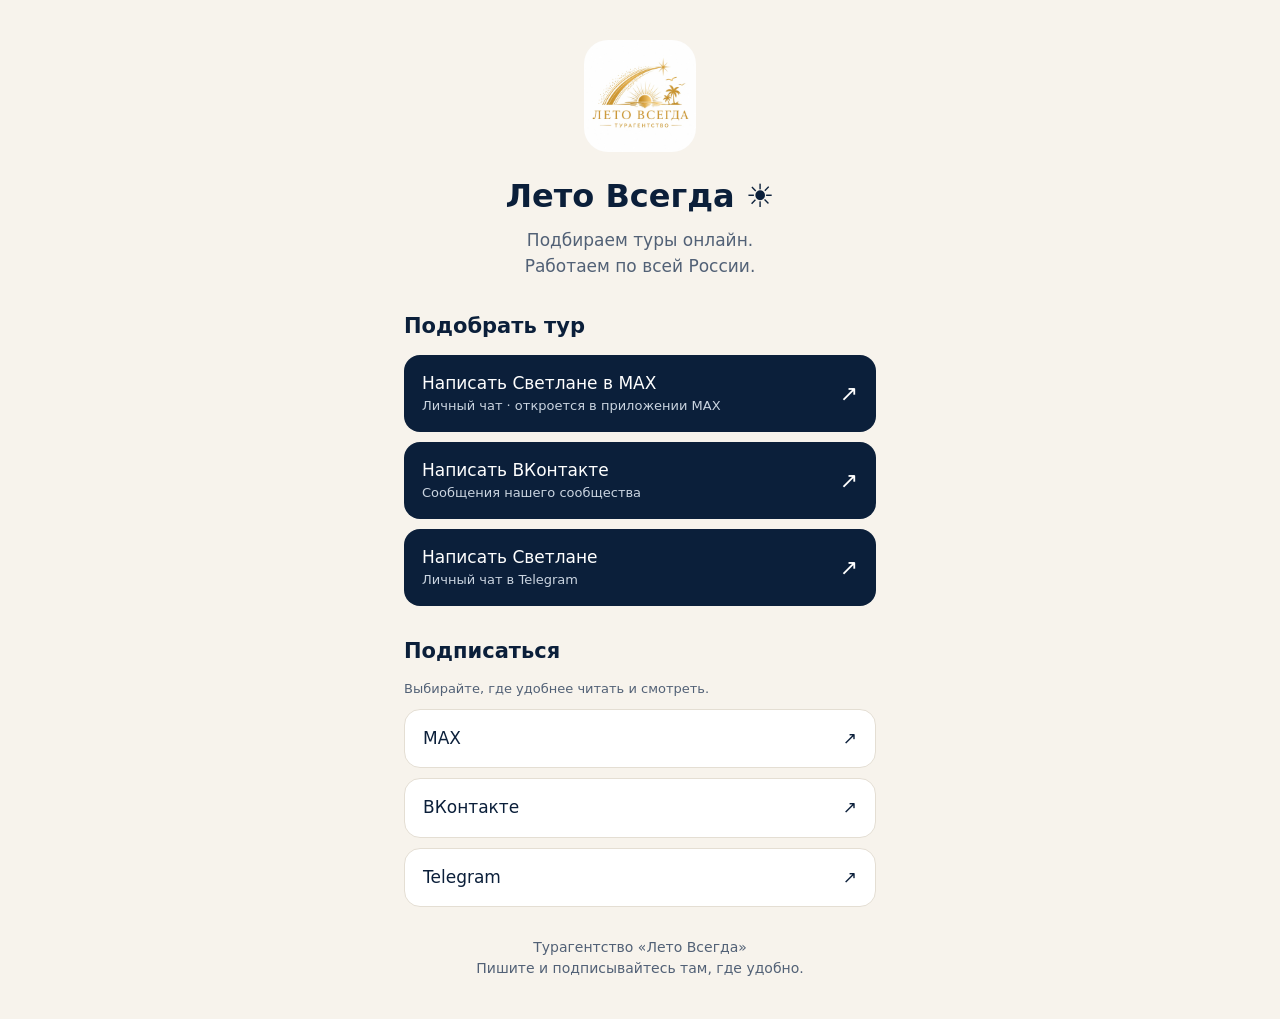
<file: index.html>
<!doctype html><html lang="ru"><meta charset="utf-8"><meta name="viewport" content="width=device-width,initial-scale=1"><meta name="description" content="Лето Всегда — подбор туров онлайн по всей России. Напишите нам и подписывайтесь там, где удобно."><title>Лето Всегда — наши соцсети</title><style>*{box-sizing:border-box}body{margin:0;background:#f7f3ec;color:#0b1f3a;font:17px/1.5 system-ui,sans-serif}main{max-width:520px;margin:auto;padding:40px 24px}img{display:block;width:112px;height:112px;object-fit:contain;margin:auto;border-radius:24px}h1{text-align:center;font-size:32px;margin:20px 0 8px}header p{text-align:center;margin:0 0 32px;color:#526176}h2{font-size:21px;margin:30px 0 12px}a{display:flex;justify-content:space-between;align-items:center;color:inherit;text-decoration:none;background:white;border:1px solid #e4ded3;border-radius:16px;padding:16px 18px;margin:10px 0}a:hover,a:focus-visible{outline:2px solid #d4af37;outline-offset:2px}.contact{background:#0b1f3a;color:white;border:0}small{display:block;font-size:13px;color:#526176}.contact small{color:#cad4e0}.arrow{font-size:22px}footer{text-align:center;color:#526176;font-size:14px;margin:30px 0 0}</style><main><header><img src="social/logo.jpg" alt="Лето Всегда"><h1>Лето Всегда ☀️</h1><p>Подбираем туры онлайн.<br>Работаем по всей России.</p></header><h2>Подобрать тур</h2><a class="contact" href="max://user/57198724"><span>Написать Светлане в MAX<small>Личный чат · откроется в приложении MAX</small></span><span class="arrow" aria-hidden="true">↗</span></a><a class="contact" href="https://vk.me/club239418071"><span>Написать ВКонтакте<small>Сообщения нашего сообщества</small></span><span class="arrow" aria-hidden="true">↗</span></a><a class="contact" href="https://t.me/svetik_kometa"><span>Написать Светлане<small>Личный чат в Telegram</small></span><span class="arrow" aria-hidden="true">↗</span></a><h2>Подписаться</h2><small>Выбирайте, где удобнее читать и смотреть.</small><a href="https://max.ru/channel_LetoVsegda">MAX <span aria-hidden="true">↗</span></a><a href="https://vk.com/club239418071">ВКонтакте <span aria-hidden="true">↗</span></a><a href="https://t.me/Leto4rever">Telegram <span aria-hidden="true">↗</span></a><footer>Турагентство «Лето Всегда»<br>Пишите и подписывайтесь там, где удобно.</footer></main></html>
</file>
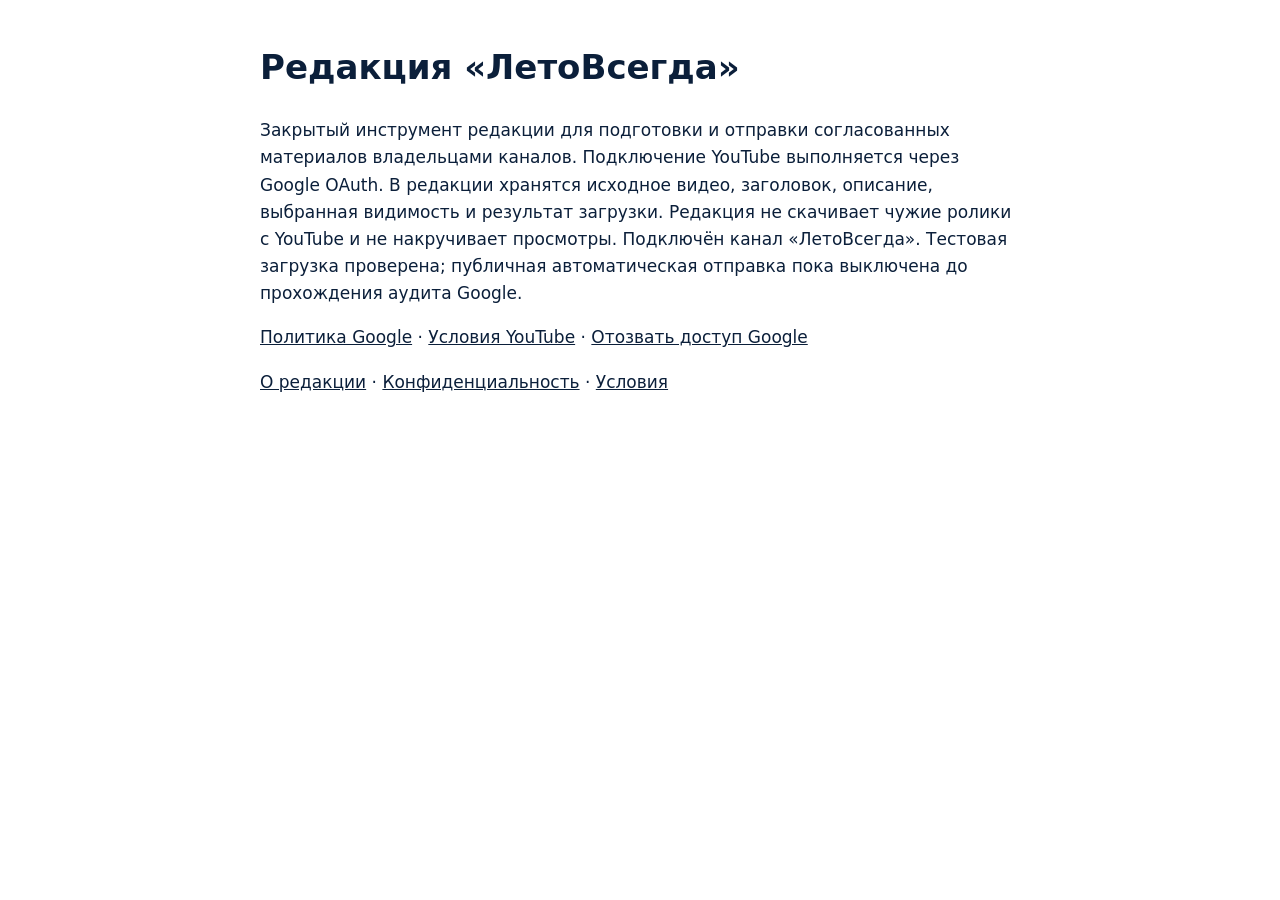
<file: editorial/index.html>
<!doctype html><html lang="ru"><meta charset="utf-8"><meta name="viewport" content="width=device-width,initial-scale=1"><title>Редакция «ЛетоВсегда»</title><style>body{max-width:760px;margin:40px auto;padding:0 20px;font:17px/1.6 system-ui;color:#0b1f3a}a{color:inherit}</style><main><h1>Редакция «ЛетоВсегда»</h1><p>Закрытый инструмент редакции для подготовки и отправки согласованных материалов владельцами каналов. Подключение YouTube выполняется через Google OAuth. В редакции хранятся исходное видео, заголовок, описание, выбранная видимость и результат загрузки. Редакция не скачивает чужие ролики с YouTube и не накручивает просмотры. Подключён канал «ЛетоВсегда». Тестовая загрузка проверена; публичная автоматическая отправка пока выключена до прохождения аудита Google.</p><p><a href="https://policies.google.com/privacy">Политика Google</a> · <a href="https://www.youtube.com/t/terms">Условия YouTube</a> · <a href="https://myaccount.google.com/connections">Отозвать доступ Google</a></p><nav><a href="/editorial/">О редакции</a> · <a href="/editorial/privacy.html">Конфиденциальность</a> · <a href="/editorial/terms.html">Условия</a></nav></main></html>
</file>
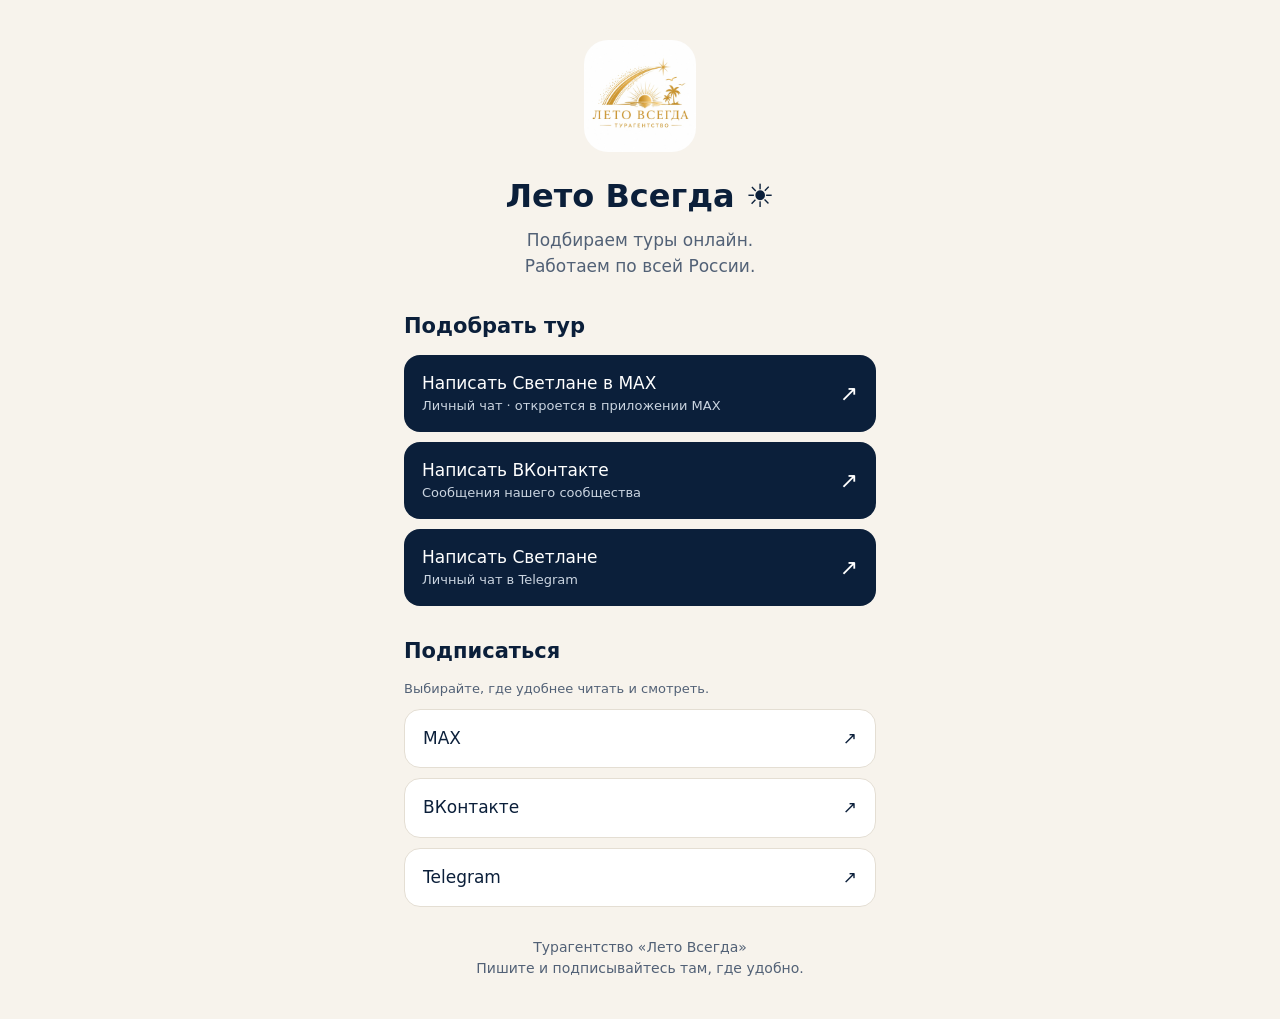
<file: social/index.html>
<!doctype html><html lang="ru"><meta charset="utf-8"><meta name="viewport" content="width=device-width,initial-scale=1"><meta name="description" content="Лето Всегда — подбор туров онлайн по всей России. Напишите нам и подписывайтесь там, где удобно."><title>Лето Всегда — наши соцсети</title><style>*{box-sizing:border-box}body{margin:0;background:#f7f3ec;color:#0b1f3a;font:17px/1.5 system-ui,sans-serif}main{max-width:520px;margin:auto;padding:40px 24px}img{display:block;width:112px;height:112px;object-fit:contain;margin:auto;border-radius:24px}h1{text-align:center;font-size:32px;margin:20px 0 8px}header p{text-align:center;margin:0 0 32px;color:#526176}h2{font-size:21px;margin:30px 0 12px}a{display:flex;justify-content:space-between;align-items:center;color:inherit;text-decoration:none;background:white;border:1px solid #e4ded3;border-radius:16px;padding:16px 18px;margin:10px 0}a:hover,a:focus-visible{outline:2px solid #d4af37;outline-offset:2px}.contact{background:#0b1f3a;color:white;border:0}small{display:block;font-size:13px;color:#526176}.contact small{color:#cad4e0}.arrow{font-size:22px}footer{text-align:center;color:#526176;font-size:14px;margin:30px 0 0}</style><main><header><img src="logo.jpg" alt="Лето Всегда"><h1>Лето Всегда ☀️</h1><p>Подбираем туры онлайн.<br>Работаем по всей России.</p></header><h2>Подобрать тур</h2><a class="contact" href="max://user/57198724"><span>Написать Светлане в MAX<small>Личный чат · откроется в приложении MAX</small></span><span class="arrow" aria-hidden="true">↗</span></a><a class="contact" href="https://vk.me/club239418071"><span>Написать ВКонтакте<small>Сообщения нашего сообщества</small></span><span class="arrow" aria-hidden="true">↗</span></a><a class="contact" href="https://t.me/svetik_kometa"><span>Написать Светлане<small>Личный чат в Telegram</small></span><span class="arrow" aria-hidden="true">↗</span></a><h2>Подписаться</h2><small>Выбирайте, где удобнее читать и смотреть.</small><a href="https://max.ru/channel_LetoVsegda">MAX <span aria-hidden="true">↗</span></a><a href="https://vk.com/club239418071">ВКонтакте <span aria-hidden="true">↗</span></a><a href="https://t.me/Leto4rever">Telegram <span aria-hidden="true">↗</span></a><footer>Турагентство «Лето Всегда»<br>Пишите и подписывайтесь там, где удобно.</footer></main></html>
</file>
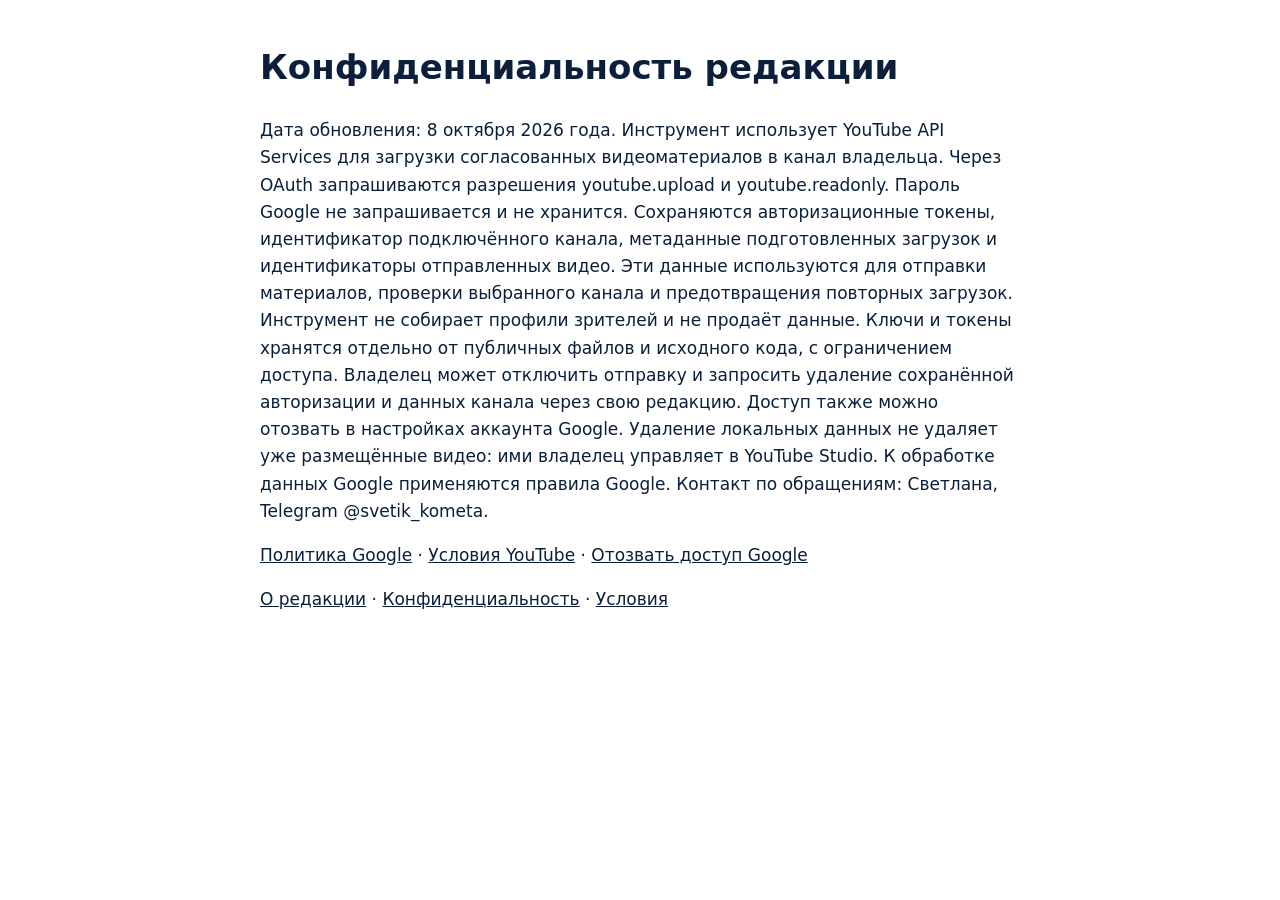
<file: editorial/privacy.html>
<!doctype html><html lang="ru"><meta charset="utf-8"><meta name="viewport" content="width=device-width,initial-scale=1"><title>Конфиденциальность редакции</title><style>body{max-width:760px;margin:40px auto;padding:0 20px;font:17px/1.6 system-ui;color:#0b1f3a}a{color:inherit}</style><main><h1>Конфиденциальность редакции</h1><p>Дата обновления: 8 октября 2026 года. Инструмент использует YouTube API Services для загрузки согласованных видеоматериалов в канал владельца. Через OAuth запрашиваются разрешения youtube.upload и youtube.readonly. Пароль Google не запрашивается и не хранится. Сохраняются авторизационные токены, идентификатор подключённого канала, метаданные подготовленных загрузок и идентификаторы отправленных видео. Эти данные используются для отправки материалов, проверки выбранного канала и предотвращения повторных загрузок. Инструмент не собирает профили зрителей и не продаёт данные. Ключи и токены хранятся отдельно от публичных файлов и исходного кода, с ограничением доступа. Владелец может отключить отправку и запросить удаление сохранённой авторизации и данных канала через свою редакцию. Доступ также можно отозвать в настройках аккаунта Google. Удаление локальных данных не удаляет уже размещённые видео: ими владелец управляет в YouTube Studio. К обработке данных Google применяются правила Google. Контакт по обращениям: Светлана, Telegram @svetik_kometa.</p><p><a href="https://policies.google.com/privacy">Политика Google</a> · <a href="https://www.youtube.com/t/terms">Условия YouTube</a> · <a href="https://myaccount.google.com/connections">Отозвать доступ Google</a></p><nav><a href="/editorial/">О редакции</a> · <a href="/editorial/privacy.html">Конфиденциальность</a> · <a href="/editorial/terms.html">Условия</a></nav></main></html>
</file>
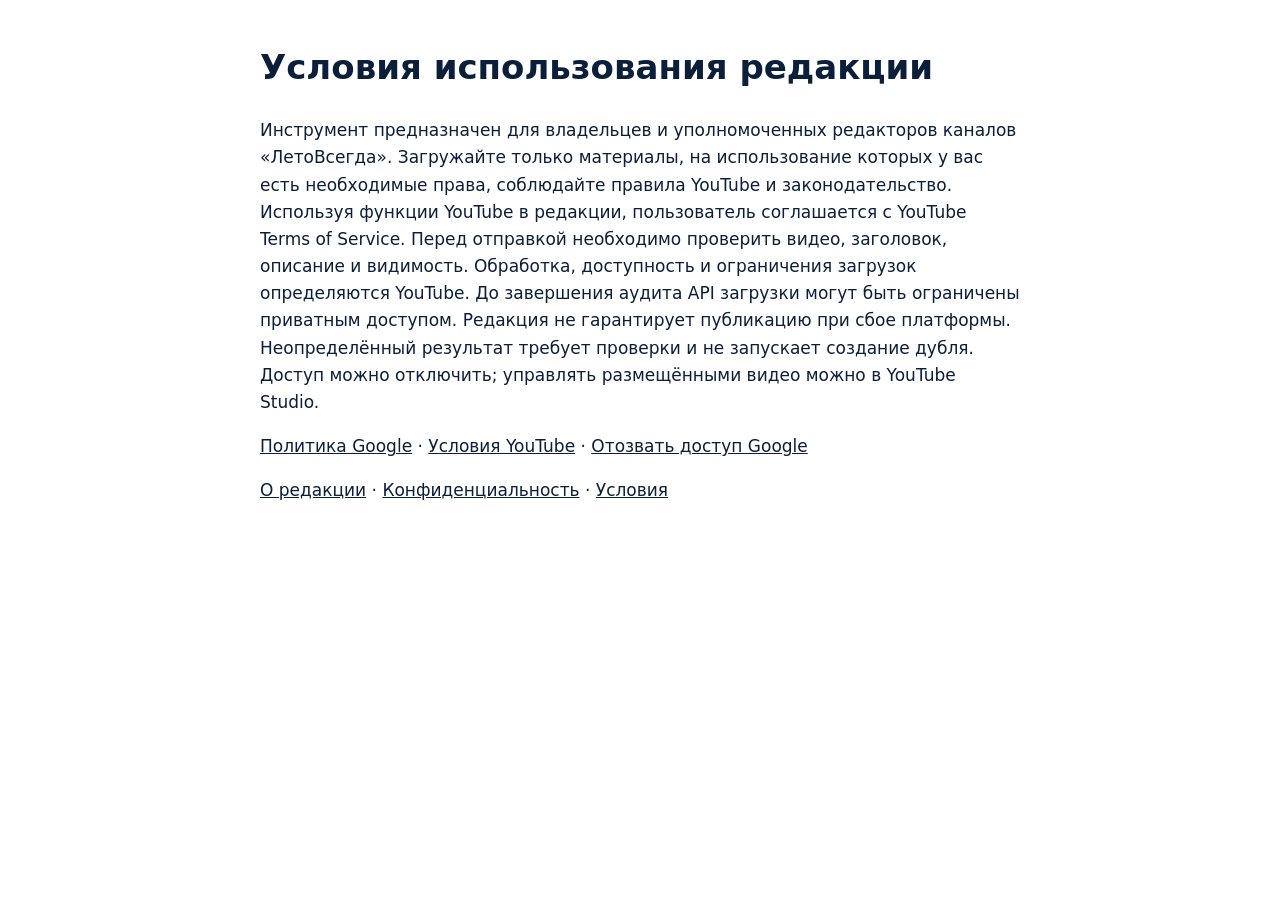
<file: editorial/terms.html>
<!doctype html><html lang="ru"><meta charset="utf-8"><meta name="viewport" content="width=device-width,initial-scale=1"><title>Условия использования редакции</title><style>body{max-width:760px;margin:40px auto;padding:0 20px;font:17px/1.6 system-ui;color:#0b1f3a}a{color:inherit}</style><main><h1>Условия использования редакции</h1><p>Инструмент предназначен для владельцев и уполномоченных редакторов каналов «ЛетоВсегда». Загружайте только материалы, на использование которых у вас есть необходимые права, соблюдайте правила YouTube и законодательство. Используя функции YouTube в редакции, пользователь соглашается с YouTube Terms of Service. Перед отправкой необходимо проверить видео, заголовок, описание и видимость. Обработка, доступность и ограничения загрузок определяются YouTube. До завершения аудита API загрузки могут быть ограничены приватным доступом. Редакция не гарантирует публикацию при сбое платформы. Неопределённый результат требует проверки и не запускает создание дубля. Доступ можно отключить; управлять размещёнными видео можно в YouTube Studio.</p><p><a href="https://policies.google.com/privacy">Политика Google</a> · <a href="https://www.youtube.com/t/terms">Условия YouTube</a> · <a href="https://myaccount.google.com/connections">Отозвать доступ Google</a></p><nav><a href="/editorial/">О редакции</a> · <a href="/editorial/privacy.html">Конфиденциальность</a> · <a href="/editorial/terms.html">Условия</a></nav></main></html>
</file>
